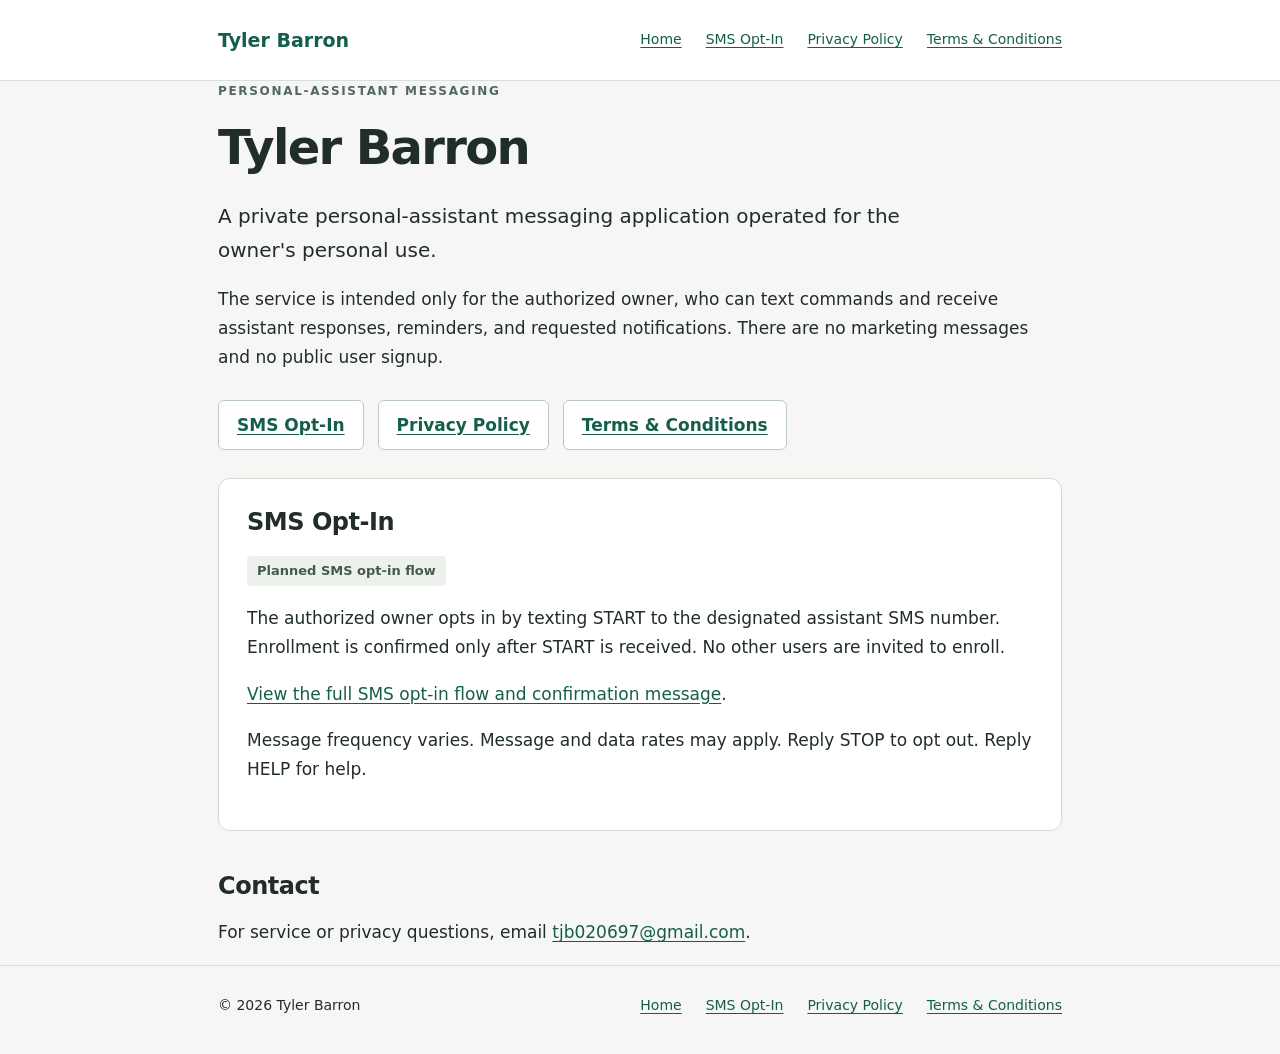
<file: index.html>
<!doctype html>
<html lang="en"><head><meta charset="utf-8"><meta name="viewport" content="width=device-width, initial-scale=1"><meta name="description" content="Tyler Barron personal-assistant messaging service: SMS consent, privacy, and terms."><title>Tyler Barron</title><link rel="stylesheet" href="./styles.css"></head>
<body><a class="skip" href="#main">Skip to content</a><header><div class="wrap"><a class="brand" href="./">Tyler Barron</a><nav aria-label="Main navigation"><a href="./">Home</a><a href="./sms-opt-in/">SMS Opt-In</a><a href="./privacy/">Privacy Policy</a><a href="./terms/">Terms &amp; Conditions</a></nav></div></header><main id="main" class="wrap"><p class="eyebrow">Personal-assistant messaging</p><h1>Tyler Barron</h1><p class="intro">A private personal-assistant messaging application operated for the owner's personal use.</p><p>The service is intended only for the authorized owner, who can text commands and receive assistant responses, reminders, and requested notifications. There are no marketing messages and no public user signup.</p><div class="links"><a href="./sms-opt-in/">SMS Opt-In</a><a href="./privacy/">Privacy Policy</a><a href="./terms/">Terms &amp; Conditions</a></div>
<section class="panel" aria-labelledby="optin"><h2 id="optin">SMS Opt-In</h2><span class="badge">Planned SMS opt-in flow</span><p style="margin-top:18px">The authorized owner opts in by texting START to the designated assistant SMS number. Enrollment is confirmed only after START is received. No other users are invited to enroll.</p><p><a href="./sms-opt-in/">View the full SMS opt-in flow and confirmation message</a>.</p><p>Message frequency varies. Message and data rates may apply. Reply STOP to opt out. Reply HELP for help.</p></section><section><h2>Contact</h2><p>For service or privacy questions, email <a href="mailto:tjb020697@gmail.com">tjb020697@gmail.com</a>.</p></section></main><footer><div class="wrap"><p>&copy; 2026 Tyler Barron</p><nav aria-label="Footer navigation"><a href="./">Home</a><a href="./sms-opt-in/">SMS Opt-In</a><a href="./privacy/">Privacy Policy</a><a href="./terms/">Terms &amp; Conditions</a></nav></div></footer></body></html>
</file>
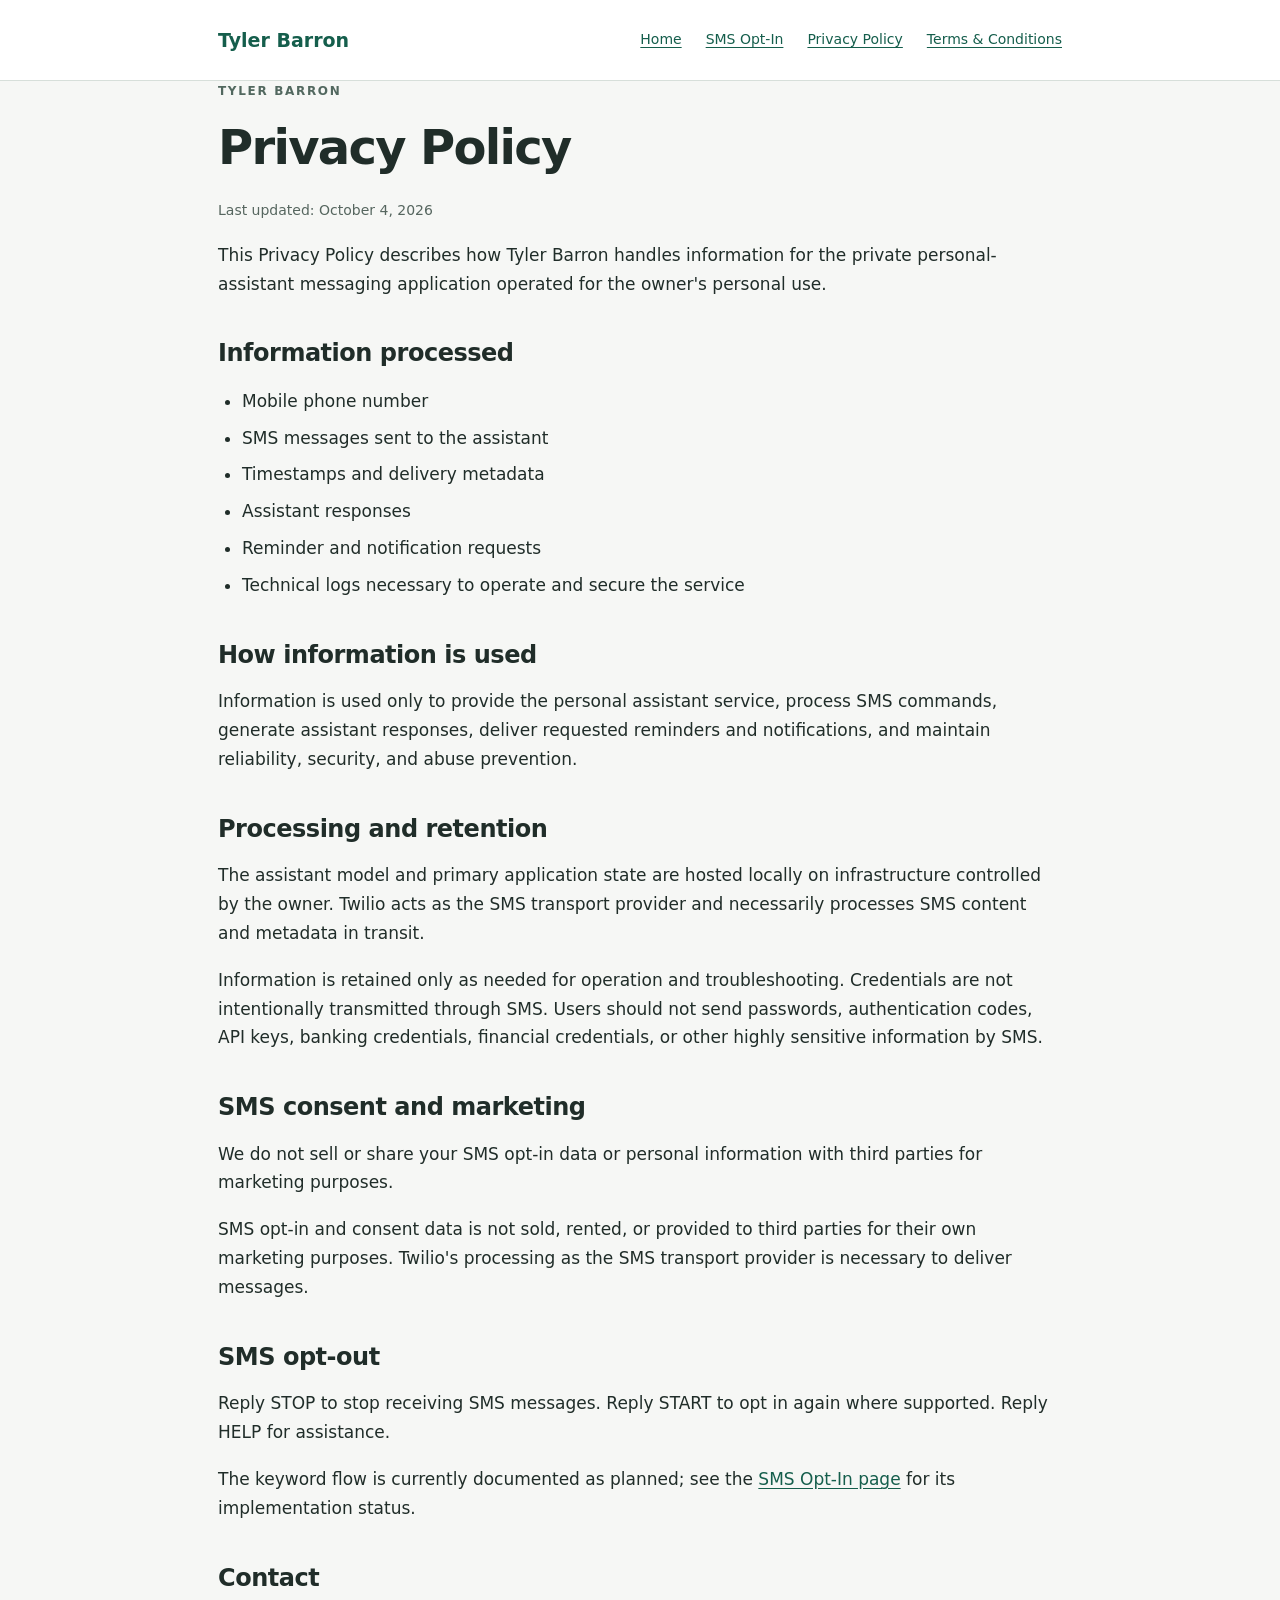
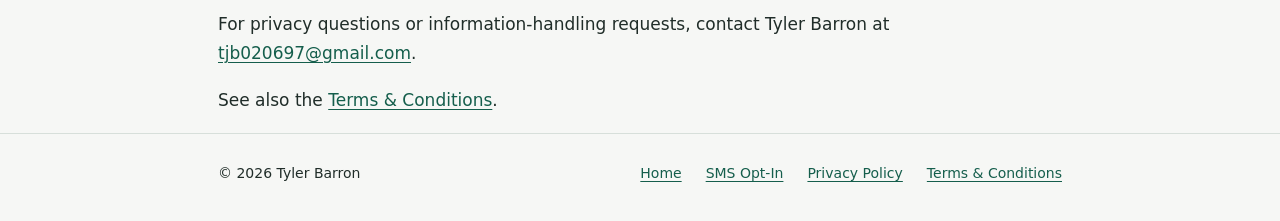
<file: privacy/index.html>
<!doctype html>
<html lang="en"><head><meta charset="utf-8"><meta name="viewport" content="width=device-width, initial-scale=1"><meta name="description" content="Tyler Barron personal-assistant messaging service: SMS consent, privacy, and terms."><title>Privacy Policy</title><link rel="stylesheet" href="../styles.css"></head>
<body><a class="skip" href="#main">Skip to content</a><header><div class="wrap"><a class="brand" href="../">Tyler Barron</a><nav aria-label="Main navigation"><a href="../">Home</a><a href="../sms-opt-in/">SMS Opt-In</a><a href="../privacy/">Privacy Policy</a><a href="../terms/">Terms &amp; Conditions</a></nav></div></header><main id="main" class="wrap"><p class="eyebrow">Tyler Barron</p><h1>Privacy Policy</h1><p class="muted">Last updated: October 4, 2026</p><p>This Privacy Policy describes how Tyler Barron handles information for the private personal-assistant messaging application operated for the owner's personal use.</p><h2>Information processed</h2><ul><li>Mobile phone number</li><li>SMS messages sent to the assistant</li><li>Timestamps and delivery metadata</li><li>Assistant responses</li><li>Reminder and notification requests</li><li>Technical logs necessary to operate and secure the service</li></ul><h2>How information is used</h2><p>Information is used only to provide the personal assistant service, process SMS commands, generate assistant responses, deliver requested reminders and notifications, and maintain reliability, security, and abuse prevention.</p><h2>Processing and retention</h2><p>The assistant model and primary application state are hosted locally on infrastructure controlled by the owner. Twilio acts as the SMS transport provider and necessarily processes SMS content and metadata in transit.</p><p>Information is retained only as needed for operation and troubleshooting. Credentials are not intentionally transmitted through SMS. Users should not send passwords, authentication codes, API keys, banking credentials, financial credentials, or other highly sensitive information by SMS.</p><h2>SMS consent and marketing</h2><p>We do not sell or share your SMS opt-in data or personal information with third parties for marketing purposes.</p><p>SMS opt-in and consent data is not sold, rented, or provided to third parties for their own marketing purposes. Twilio's processing as the SMS transport provider is necessary to deliver messages.</p><h2>SMS opt-out</h2><p>Reply STOP to stop receiving SMS messages. Reply START to opt in again where supported. Reply HELP for assistance.</p><p>The keyword flow is currently documented as planned; see the <a href="../sms-opt-in/">SMS Opt-In page</a> for its implementation status.</p><h2>Contact</h2><p>For privacy questions or information-handling requests, contact Tyler Barron at <a href="mailto:tjb020697@gmail.com">tjb020697@gmail.com</a>.</p><p>See also the <a href="../terms/">Terms &amp; Conditions</a>.</p></main><footer><div class="wrap"><p>&copy; 2026 Tyler Barron</p><nav aria-label="Footer navigation"><a href="../">Home</a><a href="../sms-opt-in/">SMS Opt-In</a><a href="../privacy/">Privacy Policy</a><a href="../terms/">Terms &amp; Conditions</a></nav></div></footer></body></html>
</file>
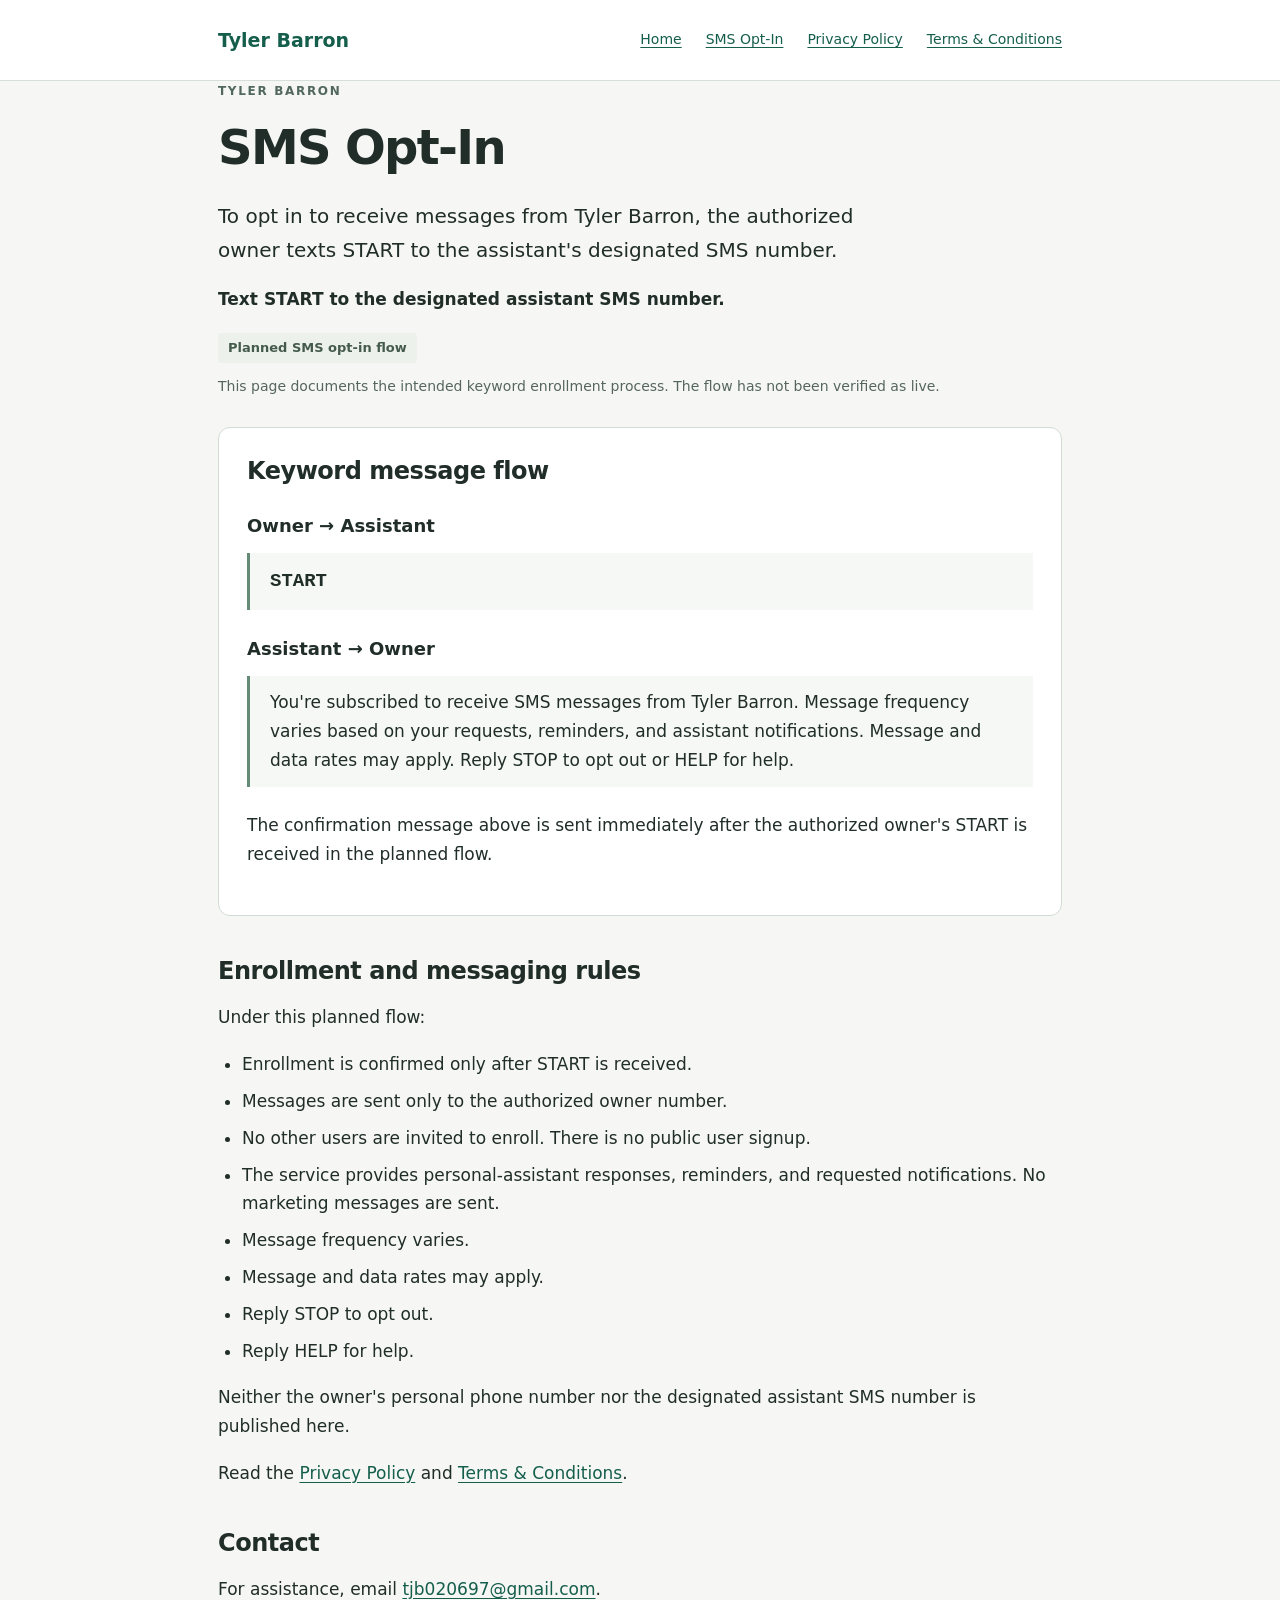
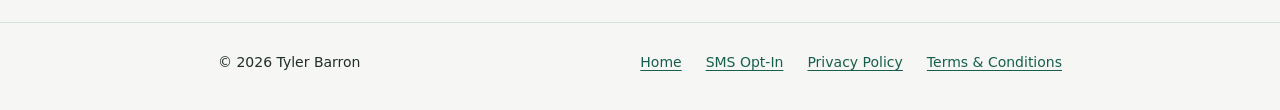
<file: sms-opt-in/index.html>
<!doctype html>
<html lang="en"><head><meta charset="utf-8"><meta name="viewport" content="width=device-width, initial-scale=1"><meta name="description" content="Tyler Barron personal-assistant messaging service: SMS consent, privacy, and terms."><title>SMS Opt-In</title><link rel="stylesheet" href="../styles.css"></head>
<body><a class="skip" href="#main">Skip to content</a><header><div class="wrap"><a class="brand" href="../">Tyler Barron</a><nav aria-label="Main navigation"><a href="../">Home</a><a href="../sms-opt-in/">SMS Opt-In</a><a href="../privacy/">Privacy Policy</a><a href="../terms/">Terms &amp; Conditions</a></nav></div></header><main id="main" class="wrap"><p class="eyebrow">Tyler Barron</p>
<h1>SMS Opt-In</h1>
<p class="intro">To opt in to receive messages from Tyler Barron, the authorized owner texts START to the assistant's designated SMS number.</p>
<p><strong>Text START to the designated assistant SMS number.</strong></p>
<span class="badge">Planned SMS opt-in flow</span>
<p class="muted" style="margin-top:12px">This page documents the intended keyword enrollment process. The flow has not been verified as live.</p>
<section class="panel" aria-labelledby="keyword-flow">
<h2 id="keyword-flow">Keyword message flow</h2>
<h3>Owner &rarr; Assistant</h3>
<div class="message"><code>START</code></div>
<h3>Assistant &rarr; Owner</h3>
<blockquote class="message"><p>You're subscribed to receive SMS messages from Tyler Barron. Message frequency varies based on your requests, reminders, and assistant notifications. Message and data rates may apply. Reply STOP to opt out or HELP for help.</p></blockquote>
<p>The confirmation message above is sent immediately after the authorized owner's START is received in the planned flow.</p>
</section>
<section><h2>Enrollment and messaging rules</h2>
<p>Under this planned flow:</p>
<ul><li>Enrollment is confirmed only after START is received.</li><li>Messages are sent only to the authorized owner number.</li><li>No other users are invited to enroll. There is no public user signup.</li><li>The service provides personal-assistant responses, reminders, and requested notifications. No marketing messages are sent.</li><li>Message frequency varies.</li><li>Message and data rates may apply.</li><li>Reply STOP to opt out.</li><li>Reply HELP for help.</li></ul>
<p>Neither the owner's personal phone number nor the designated assistant SMS number is published here.</p>
<p>Read the <a href="../privacy/">Privacy Policy</a> and <a href="../terms/">Terms &amp; Conditions</a>.</p></section>
<section><h2>Contact</h2><p>For assistance, email <a href="mailto:tjb020697@gmail.com">tjb020697@gmail.com</a>.</p></section></main><footer><div class="wrap"><p>&copy; 2026 Tyler Barron</p><nav aria-label="Footer navigation"><a href="../">Home</a><a href="../sms-opt-in/">SMS Opt-In</a><a href="../privacy/">Privacy Policy</a><a href="../terms/">Terms &amp; Conditions</a></nav></div></footer></body></html>
</file>
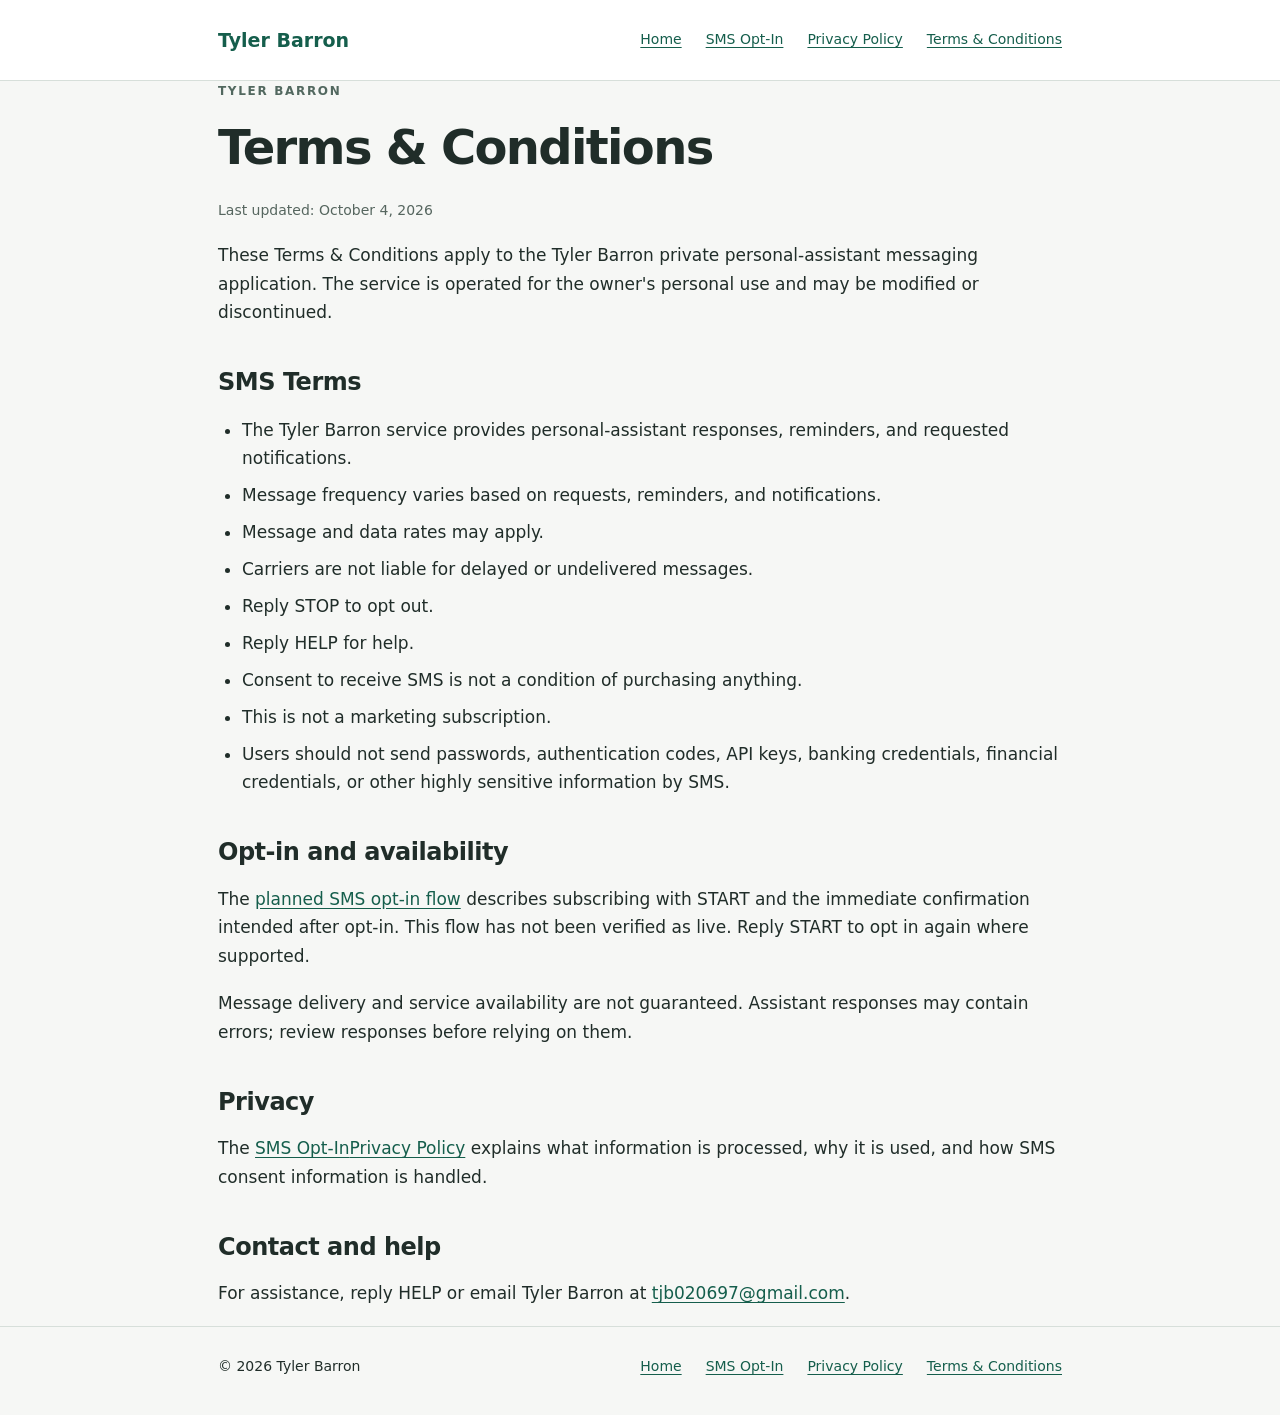
<file: terms/index.html>
<!doctype html>
<html lang="en"><head><meta charset="utf-8"><meta name="viewport" content="width=device-width, initial-scale=1"><meta name="description" content="Tyler Barron personal-assistant messaging service: SMS consent, privacy, and terms."><title>Terms &amp; Conditions</title><link rel="stylesheet" href="../styles.css"></head>
<body><a class="skip" href="#main">Skip to content</a><header><div class="wrap"><a class="brand" href="../">Tyler Barron</a><nav aria-label="Main navigation"><a href="../">Home</a><a href="../sms-opt-in/">SMS Opt-In</a><a href="../privacy/">Privacy Policy</a><a href="../terms/">Terms &amp; Conditions</a></nav></div></header><main id="main" class="wrap"><p class="eyebrow">Tyler Barron</p><h1>Terms &amp; Conditions</h1><p class="muted">Last updated: October 4, 2026</p><p>These Terms &amp; Conditions apply to the Tyler Barron private personal-assistant messaging application. The service is operated for the owner's personal use and may be modified or discontinued.</p><h2>SMS Terms</h2><ul><li>The Tyler Barron service provides personal-assistant responses, reminders, and requested notifications.</li><li>Message frequency varies based on requests, reminders, and notifications.</li><li>Message and data rates may apply.</li><li>Carriers are not liable for delayed or undelivered messages.</li><li>Reply STOP to opt out.</li><li>Reply HELP for help.</li><li>Consent to receive SMS is not a condition of purchasing anything.</li><li>This is not a marketing subscription.</li><li>Users should not send passwords, authentication codes, API keys, banking credentials, financial credentials, or other highly sensitive information by SMS.</li></ul><h2>Opt-in and availability</h2><p>The <a href="../sms-opt-in/">planned SMS opt-in flow</a> describes subscribing with START and the immediate confirmation intended after opt-in. This flow has not been verified as live. Reply START to opt in again where supported.</p><p>Message delivery and service availability are not guaranteed. Assistant responses may contain errors; review responses before relying on them.</p><h2>Privacy</h2><p>The <a href="../sms-opt-in/">SMS Opt-In</a><a href="../privacy/">Privacy Policy</a> explains what information is processed, why it is used, and how SMS consent information is handled.</p><h2>Contact and help</h2><p>For assistance, reply HELP or email Tyler Barron at <a href="mailto:tjb020697@gmail.com">tjb020697@gmail.com</a>.</p></main><footer><div class="wrap"><p>&copy; 2026 Tyler Barron</p><nav aria-label="Footer navigation"><a href="../">Home</a><a href="../sms-opt-in/">SMS Opt-In</a><a href="../privacy/">Privacy Policy</a><a href="../terms/">Terms &amp; Conditions</a></nav></div></footer></body></html>
</file>
<file: styles.css>
*{box-sizing:border-box}html{color-scheme:light}body{margin:0;background:#f6f7f5;color:#202d29;font:17px/1.7 system-ui,-apple-system,BlinkMacSystemFont,"Segoe UI",sans-serif}a{color:#155e4c;text-underline-offset:.2em}a:hover{color:#093c30}a:focus-visible{outline:3px solid #ba691d;outline-offset:5px}.wrap{max-width:900px;margin:auto;padding:0 28px}header{border-bottom:1px solid #d7dfda;background:#fff}header .wrap{display:flex;justify-content:space-between;align-items:center;gap:24px;padding-top:24px;padding-bottom:24px}.brand{font-size:19px;font-weight:700;text-decoration:none}nav{display:flex;gap:24px;flex-wrap:wrap;font-size:14px}main{padding-top:60px;padding-bottom:64px;min-height:65vh}.eyebrow{text-transform:uppercase;letter-spacing:.14em;font-size:12px;font-weight:700;color:#52685f}h1{font-size:clamp(32px,6vw,48px);line-height:1.15;letter-spacing:-.035em;margin:16px 0 24px}h2{font-size:24px;line-height:1.3;letter-spacing:-.02em;margin:40px 0 16px}h3{font-size:18px;margin:24px 0 10px}p{margin:0 0 18px}.intro{font-size:20px;max-width:700px}.muted{color:#56665f;font-size:14px}.panel{padding:28px;border:1px solid #d1dcd5;border-radius:12px;background:#fff;margin-top:28px}.panel h2{margin-top:0}.badge{display:inline-block;background:#edf1eb;color:#445b4b;padding:4px 10px;border-radius:4px;font-size:13px;font-weight:650}.message{border-left:3px solid #638b76;padding:12px 20px;margin:12px 0 24px;background:#f5f8f5;overflow-wrap:anywhere}.message p:last-child{margin-bottom:0}code{font-size:19px;font-weight:700}ul{padding-left:24px}li{margin-bottom:8px}.links{display:flex;gap:14px;flex-wrap:wrap;margin-top:28px}.links a{padding:10px 18px;border:1px solid #b9cbc0;border-radius:6px;background:#fff;font-weight:600}.skip{position:absolute;left:16px;top:-100px;background:white;padding:8px}.skip:focus{top:8px}footer{border-top:1px solid #d7dfda;padding:28px 0 36px;font-size:14px}footer .wrap{display:flex;justify-content:space-between;gap:20px;flex-wrap:wrap}footer p{margin:0}a{overflow-wrap:anywhere}@media(max-width:560px){.wrap{padding:0 20px}header .wrap{align-items:flex-start;flex-direction:column;gap:12px;padding-top:20px;padding-bottom:20px}nav{gap:16px}main{padding-top:36px;padding-bottom:44px}.panel{padding:20px}.intro{font-size:18px}footer .wrap{flex-direction:column}}
</file>
